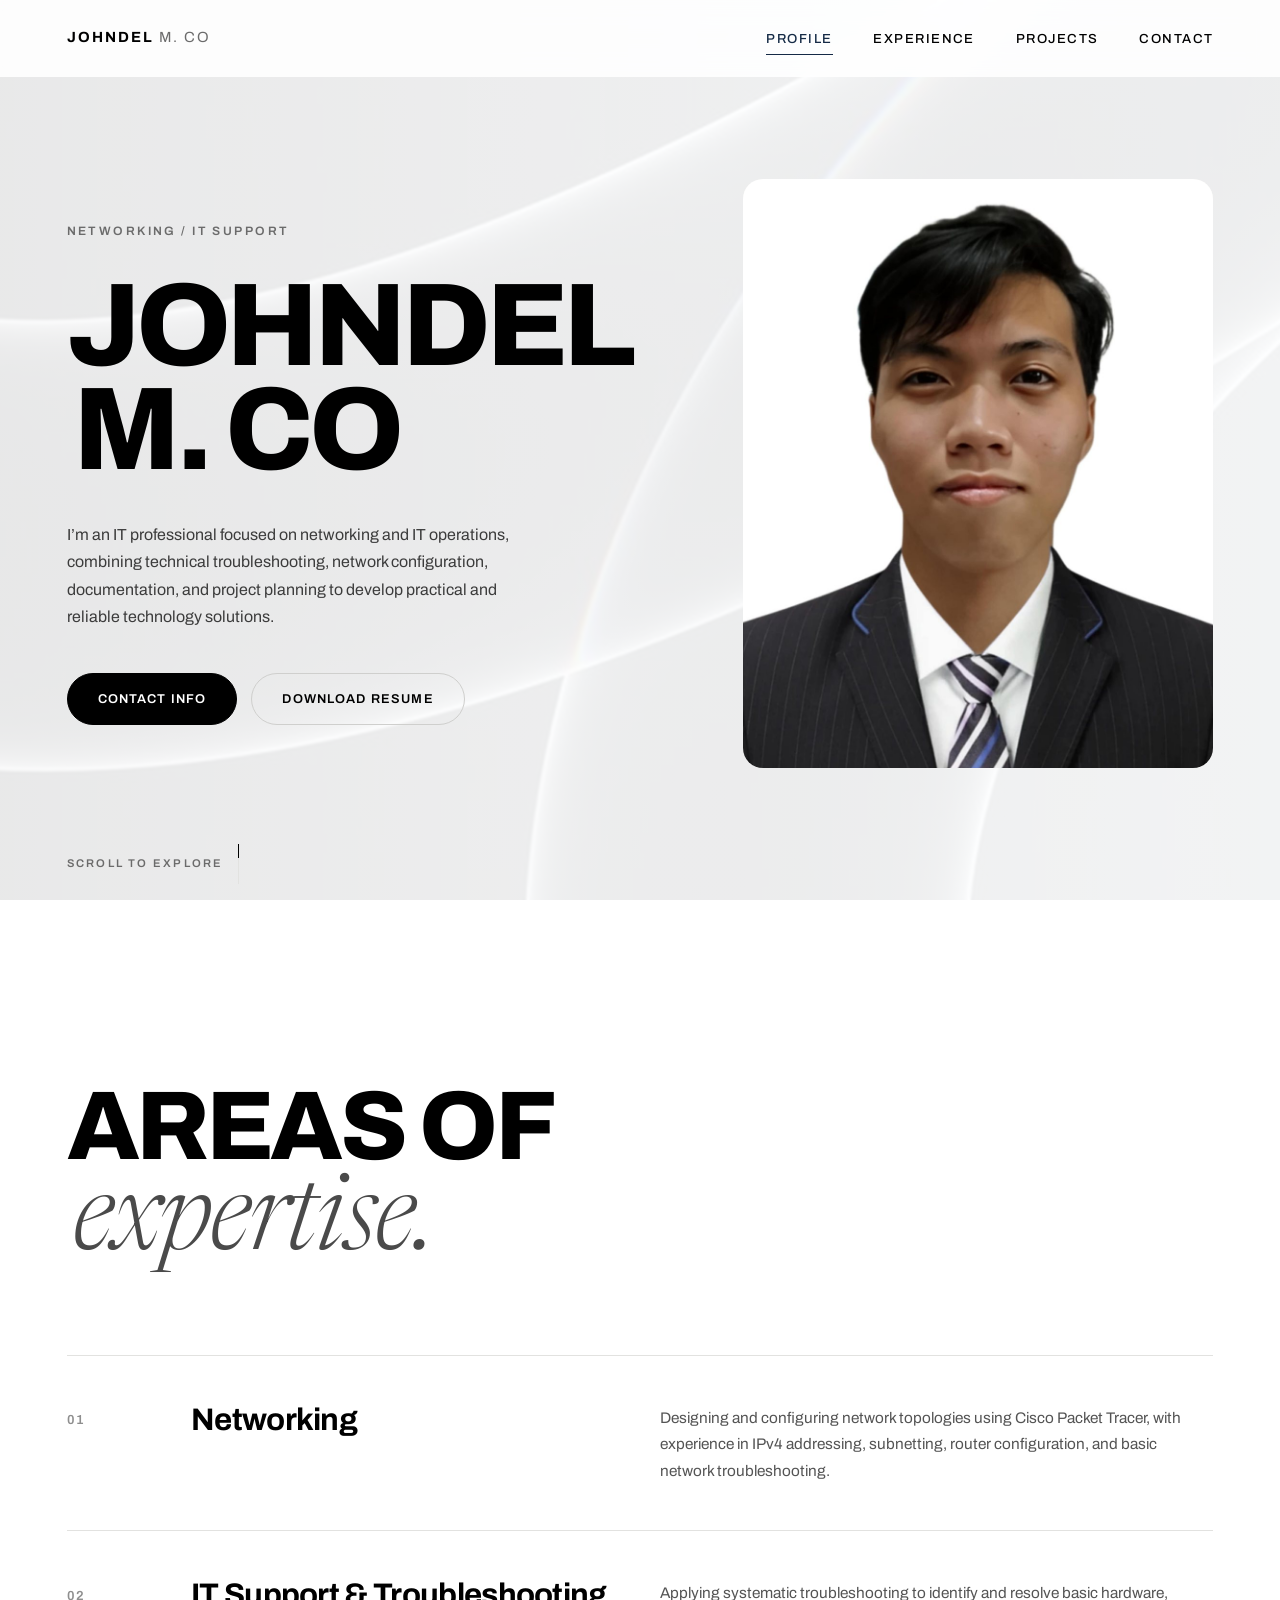
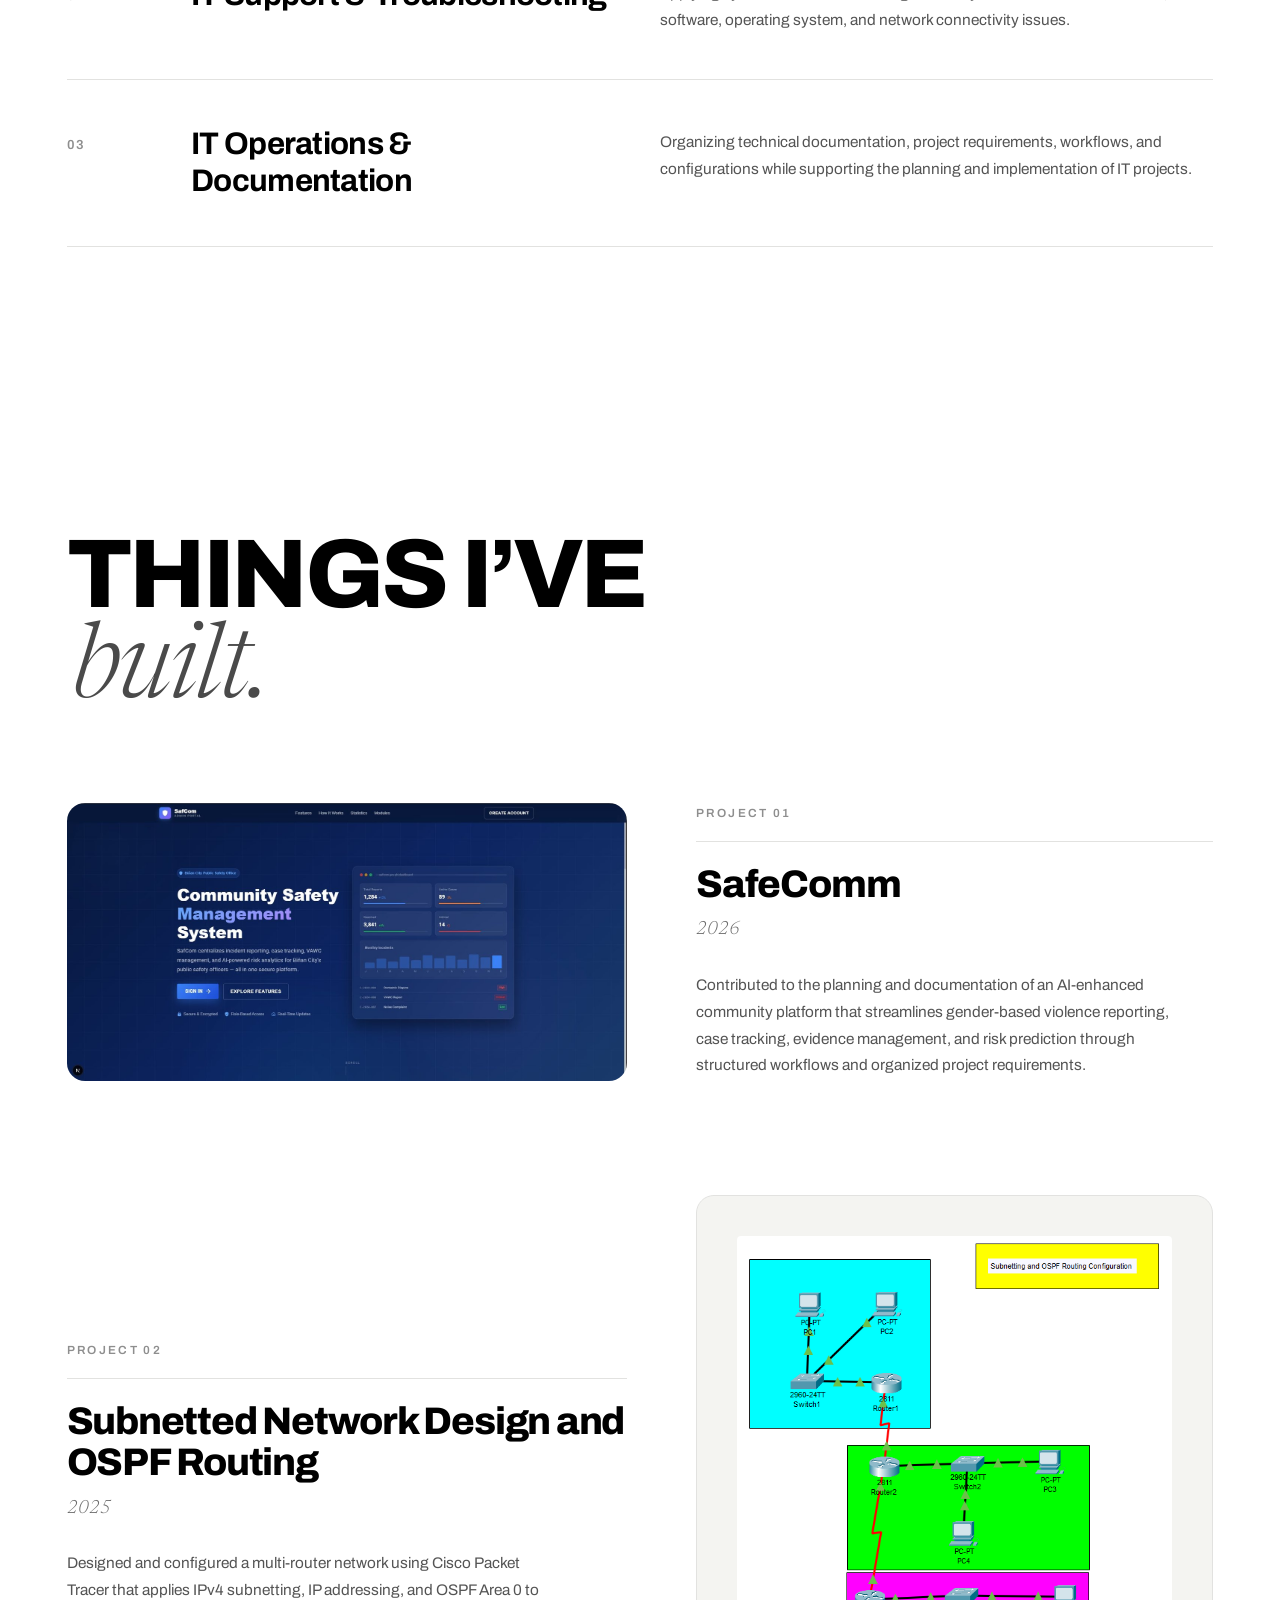
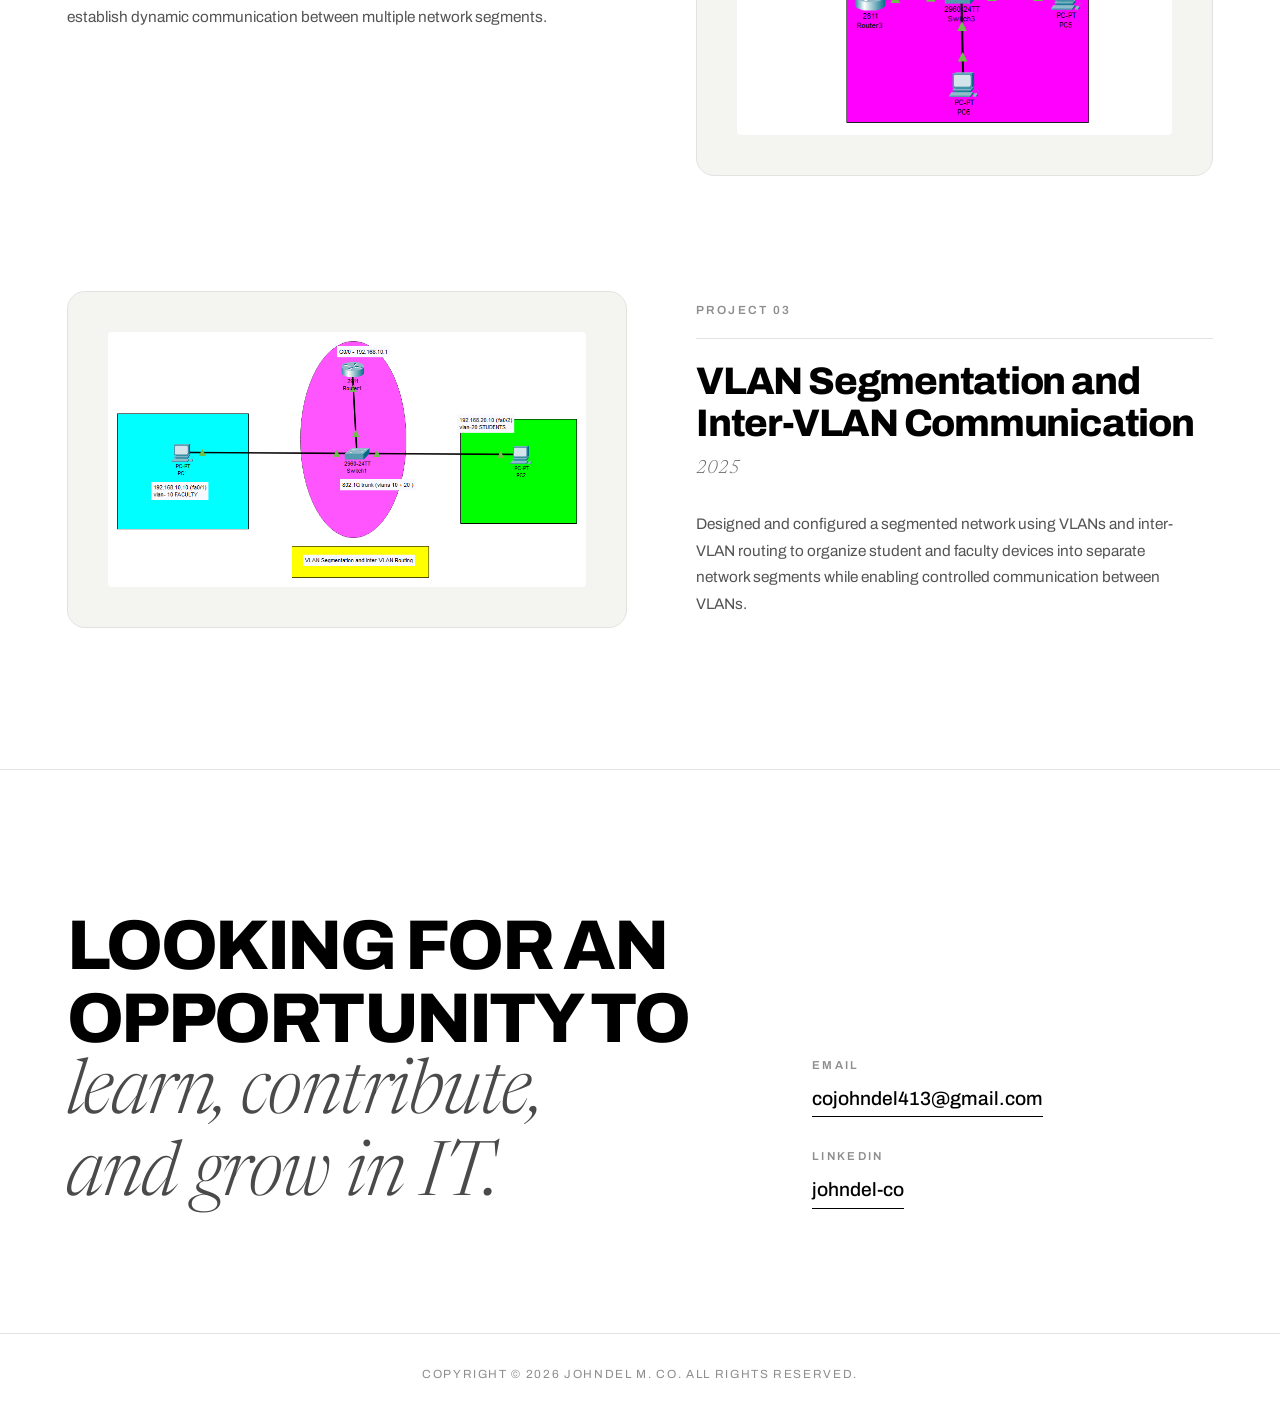
<file: johndel-co-portfolio-site/index.html>
<!DOCTYPE html>
<html lang="en">
<head>
<meta charset="utf-8">
<meta name="viewport" content="width=device-width, initial-scale=1">
<title>Johndel M. Co — Networking / IT Support</title>
<meta name="description" content="Portfolio of Johndel M. Co, an IT professional focused on networking and IT operations: network configuration, troubleshooting, documentation and IT project planning.">
<meta name="theme-color" content="#ffffff">
<link rel="preconnect" href="https://fonts.googleapis.com">
<link rel="preconnect" href="https://fonts.gstatic.com" crossorigin>
<link href="https://fonts.googleapis.com/css2?family=Archivo:wght@400;500;600;700;800&family=Newsreader:ital,opsz,wght@1,6..72,200;1,6..72,300;1,6..72,400&display=swap" rel="stylesheet">
<link rel="stylesheet" href="styles.css">
</head>
<body>

<a class="skip-link" href="#profile">Skip to main content</a>

<header class="site-header" id="siteHeader">
  <div class="shell header-inner">
    <a class="wordmark" href="#profile">Johndel <span>M. Co</span></a>

    <nav class="nav-desktop" aria-label="Primary">
      <ul>
        <li><a href="#profile">Profile</a></li>
        <li><a href="#expertise">Experience</a></li>
        <li><a href="#projects">Projects</a></li>
        <li><a href="#contact">Contact</a></li>
      </ul>
    </nav>

    <button class="menu-toggle" id="menuToggle" aria-expanded="false" aria-controls="mobileMenu">
      <span class="menu-toggle__label">Menu</span>
      <span class="menu-toggle__bars" aria-hidden="true"><i></i><i></i></span>
    </button>
  </div>
</header>

<div class="mobile-menu" id="mobileMenu" hidden>
  <nav aria-label="Mobile">
    <ul>
      <li><a href="#profile"><em>01</em>Profile</a></li>
      <li><a href="#expertise"><em>02</em>Experience</a></li>
      <li><a href="#projects"><em>03</em>Projects</a></li>
      <li><a href="#contact"><em>04</em>Contact</a></li>
    </ul>
  </nav>
  <p class="mobile-menu__foot">Networking / IT Support</p>
</div>

<main>

  <!-- ==================== PROFILE ==================== -->
  <section class="profile" id="profile">
    <div class="shell profile__grid">

      <div class="profile__text">
        <p class="eyebrow reveal">Networking / IT Support</p>

        <h1 class="display reveal" data-delay="1">
          <span>Johndel</span>
          <span>M. Co</span>
        </h1>

        <p class="lede reveal" data-delay="2">
          I’m an IT professional focused on networking and IT operations, combining technical
          troubleshooting, network configuration, documentation, and project planning to develop
          practical and reliable technology solutions.
        </p>

        <div class="actions reveal" data-delay="3">
          <a class="btn btn--solid" href="#contact">Contact Info</a>
          <a class="btn btn--ghost" href="assets/johndel-co-resume.pdf" download>Download Resume</a>
        </div>
      </div>

      <div class="profile__portrait reveal" data-delay="2">
        <figure class="portrait">
          <img src="assets/johndel-co-profile.jpg"
               alt="Portrait of Johndel M. Co in a dark pinstripe suit and tie."
               width="1000" height="1282" fetchpriority="high">
        </figure>
      </div>

    </div>

    <div class="shell">
      <a class="scroll-cue" href="#expertise">
        <span>Scroll to explore</span>
        <span class="scroll-cue__rail" aria-hidden="true"><i></i></span>
      </a>
    </div>
  </section>

  <!-- ==================== EXPERTISE ==================== -->
  <section class="section expertise" id="expertise">
    <div class="shell">
      <h2 class="section-title reveal">
        <span class="section-title__bold">Areas of</span>
        <span class="section-title__soft">expertise.</span>
      </h2>

      <div class="rows">

        <article class="row reveal">
          <p class="row__no">01</p>
          <h3 class="row__title">Networking</h3>
          <p class="row__body">
            Designing and configuring network topologies using Cisco Packet Tracer, with experience in
            IPv4 addressing, subnetting, router configuration, and basic network troubleshooting.
          </p>
        </article>

        <article class="row reveal">
          <p class="row__no">02</p>
          <h3 class="row__title">IT Support &amp; Troubleshooting</h3>
          <p class="row__body">
            Applying systematic troubleshooting to identify and resolve basic hardware, software,
            operating system, and network connectivity issues.
          </p>
        </article>

        <article class="row reveal">
          <p class="row__no">03</p>
          <h3 class="row__title">IT Operations &amp; Documentation</h3>
          <p class="row__body">
            Organizing technical documentation, project requirements, workflows, and configurations
            while supporting the planning and implementation of IT projects.
          </p>
        </article>

      </div>
    </div>
  </section>

  <!-- ==================== PROJECTS ==================== -->
  <section class="section projects" id="projects">
    <div class="shell">
      <h2 class="section-title reveal">
        <span class="section-title__bold">Things I’ve</span>
        <span class="section-title__soft">built.</span>
      </h2>
    </div>

    <div class="shell work">

      <article class="project reveal">
        <a class="shot shot--bleed" href="assets/project-safecomm.jpg" target="_blank" rel="noopener"
           aria-label="Open full-size screenshot of the SafeComm admin portal">
          <img src="assets/project-safecomm.jpg"
               alt="SafeComm admin portal landing page showing a community safety management dashboard with report counts, active cases and monthly incident charts."
               width="1500" height="743" loading="lazy">
        </a>
        <div class="project__meta">
          <p class="project__index">Project 01</p>
          <h3 class="project__name">SafeComm</h3>
          <p class="project__year">2026</p>
          <p class="project__body">
            Contributed to the planning and documentation of an AI-enhanced community platform that
            streamlines gender-based violence reporting, case tracking, evidence management, and risk
            prediction through structured workflows and organized project requirements.
          </p>
        </div>
      </article>

      <article class="project project--flip reveal">
        <a class="shot shot--mat" href="assets/project-ospf-topology.png" target="_blank" rel="noopener"
           aria-label="Open full-size Cisco Packet Tracer diagram of the subnetted OSPF network">
          <img src="assets/project-ospf-topology.png"
               alt="Cisco Packet Tracer topology with three routers, three switches and six PCs grouped into three colour-coded subnets, labelled Subnetting and OSPF Routing Configuration."
               width="640" height="733" loading="lazy">
        </a>
        <div class="project__meta">
          <p class="project__index">Project 02</p>
          <h3 class="project__name">Subnetted Network Design and OSPF Routing</h3>
          <p class="project__year">2025</p>
          <p class="project__body">
            Designed and configured a multi-router network using Cisco Packet Tracer that applies IPv4
            subnetting, IP addressing, and OSPF Area 0 to establish dynamic communication between
            multiple network segments.
          </p>
        </div>
      </article>

      <article class="project reveal">
        <a class="shot shot--mat" href="assets/project-vlan-topology.png" target="_blank" rel="noopener"
           aria-label="Open full-size Cisco Packet Tracer diagram of the VLAN segmentation design">
          <img src="assets/project-vlan-topology.png"
               alt="Cisco Packet Tracer topology showing a router and switch with an 802.1Q trunk carrying VLAN 10 for faculty and VLAN 20 for students on separate subnets."
               width="947" height="504" loading="lazy">
        </a>
        <div class="project__meta">
          <p class="project__index">Project 03</p>
          <h3 class="project__name">VLAN Segmentation and Inter-VLAN Communication</h3>
          <p class="project__year">2025</p>
          <p class="project__body">
            Designed and configured a segmented network using VLANs and inter-VLAN routing to organize
            student and faculty devices into separate network segments while enabling controlled
            communication between VLANs.
          </p>
        </div>
      </article>

    </div>
  </section>

  <!-- ==================== CONTACT ==================== -->
  <section class="section contact" id="contact">
    <div class="shell contact__grid">

      <h2 class="contact__statement reveal">
        <span class="contact__bold">Looking for an</span>
        <span class="contact__bold">opportunity to</span>
        <span class="contact__soft">learn, contribute,</span>
        <span class="contact__soft">and grow in IT.</span>
      </h2>

      <div class="contact__details reveal" data-delay="1">
        <div class="contact__item">
          <p class="contact__label">Email</p>
          <a href="mailto:cojohndel413@gmail.com">cojohndel413@gmail.com</a>
        </div>
        <div class="contact__item">
          <p class="contact__label">LinkedIn</p>
          <a href="https://www.linkedin.com/in/johndel-co-419260437" target="_blank" rel="noopener">johndel-co</a>
        </div>
      </div>

    </div>
  </section>

</main>

<footer class="site-footer">
  <div class="shell site-footer__inner">
    <p>Copyright &copy; 2026 Johndel M. Co. All Rights Reserved.</p>
  </div>
</footer>

<script src="main.js"></script>
</body>
</html>
</file>
<file: johndel-co-portfolio-site/styles.css>
/* ============================================================
   Johndel M. Co — portfolio
   Editorial / minimal. Black type on white, one restrained accent.
   ============================================================ */

:root{
  --paper:        #ffffff;
  --ink:          #000000;
  --ink-body:     #1c1c1c;
  --muted:        #6b6b6b;
  --muted-soft:   #8e8e8e;
  --rule:         #e2e2e0;
  --panel:        #f4f4f1;
  --signal:       #152a46;

  --sans: "Archivo", "Helvetica Neue", Arial, sans-serif;
  --serif: "Newsreader", Georgia, "Times New Roman", serif;

  --shell: 1280px;
  --gutter: clamp(20px, 5.2vw, 76px);

  --ease: cubic-bezier(.22,.61,.36,1);
  --slow: .85s;
}

*,*::before,*::after{ box-sizing:border-box; }

html{
  -webkit-text-size-adjust:100%;
  scroll-behavior:smooth;
  scroll-padding-top:84px;
}

body{
  margin:0;
  background-color:var(--paper);
  background-image:
    linear-gradient(rgba(255,255,255,.9), rgba(255,255,255,.9)),
    url("assets/bg-desk.jpg");
  background-size:cover;
  background-position:top center;
  background-repeat:no-repeat;
  background-attachment:fixed;
  color:var(--ink-body);
  font-family:var(--sans);
  font-size:16px;
  line-height:1.6;
  font-weight:400;
  -webkit-font-smoothing:antialiased;
  text-rendering:optimizeLegibility;
  overflow-x:hidden;
}

body.is-locked{ overflow:hidden; }

img{ display:block; max-width:100%; height:auto; }

h1,h2,h3,p,ul,figure{ margin:0; }
ul{ list-style:none; padding:0; }

a{ color:inherit; }

::selection{ background:var(--signal); color:#fff; }

:focus-visible{
  outline:2px solid var(--signal);
  outline-offset:4px;
  border-radius:2px;
}

.shell{
  width:100%;
  max-width:var(--shell);
  margin-inline:auto;
  padding-inline:var(--gutter);
}

.skip-link{
  position:absolute; left:-9999px; top:0; z-index:200;
  background:var(--ink); color:#fff;
  padding:12px 20px; font-size:.8rem; letter-spacing:.06em; text-decoration:none;
}
.skip-link:focus{ left:12px; top:12px; }

/* ---------------------------------------------------------- header */

.site-header{
  position:sticky; top:0; z-index:100;
  background:rgba(255,255,255,.88);
  backdrop-filter:saturate(180%) blur(14px);
  -webkit-backdrop-filter:saturate(180%) blur(14px);
  border-bottom:1px solid transparent;
  transition:border-color .4s var(--ease), background .4s var(--ease);
}
.site-header.is-stuck{ border-bottom-color:var(--rule); }

.header-inner{
  display:flex; align-items:center; justify-content:space-between;
  gap:24px;
  min-height:76px;
}

.wordmark{
  font-size:.92rem;
  font-weight:700;
  letter-spacing:.14em;
  text-transform:uppercase;
  text-decoration:none;
  color:var(--ink);
  white-space:nowrap;
}
.wordmark span{ font-weight:400; color:var(--muted); }

.nav-desktop ul{
  display:flex;
  gap:clamp(22px, 3.2vw, 48px);
}
.nav-desktop a{
  position:relative;
  display:inline-block;
  font-size:.82rem;
  font-weight:500;
  letter-spacing:.11em;
  text-transform:uppercase;
  text-decoration:none;
  color:var(--ink);
  padding-block:6px;
}
.nav-desktop a::after{
  content:"";
  position:absolute; left:0; right:0; bottom:0;
  height:1px; background:var(--ink);
  transform:scaleX(0); transform-origin:left;
  transition:transform .45s var(--ease);
}
.nav-desktop a:hover::after,
.nav-desktop a.is-active::after{ transform:scaleX(1); }
.nav-desktop a.is-active{ color:var(--signal); }
.nav-desktop a.is-active::after{ background:var(--signal); }

/* hamburger */
.menu-toggle{
  display:none;
  align-items:center; gap:10px;
  background:none; border:0; padding:8px 0; margin:0;
  font-family:inherit; cursor:pointer; color:var(--ink);
}
.menu-toggle__label{
  font-size:.74rem; font-weight:600; letter-spacing:.14em; text-transform:uppercase;
}
.menu-toggle__bars{ display:block; width:22px; }
.menu-toggle__bars i{
  display:block; height:1.5px; background:var(--ink); border-radius:2px;
  transition:transform .4s var(--ease), opacity .3s var(--ease);
}
.menu-toggle__bars i+i{ margin-top:5px; }
.menu-toggle[aria-expanded="true"] .menu-toggle__bars i:first-child{ transform:translateY(3.2px) rotate(45deg); }
.menu-toggle[aria-expanded="true"] .menu-toggle__bars i:last-child{ transform:translateY(-3.3px) rotate(-45deg); }

/* ---------------------------------------------------------- mobile menu */

.mobile-menu{
  position:fixed; inset:76px 0 0; z-index:95;
  background:var(--paper);
  padding:clamp(28px,7vw,48px) var(--gutter);
  display:flex; flex-direction:column; justify-content:space-between;
  opacity:0; transform:translateY(-10px);
  transition:opacity .4s var(--ease), transform .45s var(--ease);
}
.mobile-menu[hidden]{ display:none; }
.mobile-menu.is-open{ opacity:1; transform:none; }

.mobile-menu ul{ display:flex; flex-direction:column; gap:4px; }
.mobile-menu a{
  display:flex; align-items:baseline; gap:18px;
  padding:18px 0;
  border-bottom:1px solid var(--rule);
  text-decoration:none; color:var(--ink);
  font-size:clamp(1.65rem, 8vw, 2.3rem);
  font-weight:700; letter-spacing:-.02em; line-height:1.1;
}
.mobile-menu a em{
  font-family:var(--sans); font-style:normal;
  font-size:.7rem; font-weight:500; letter-spacing:.14em;
  color:var(--muted-soft);
}
.mobile-menu__foot{
  font-size:.74rem; letter-spacing:.16em; text-transform:uppercase; color:var(--muted-soft);
  padding-top:28px;
}

/* ---------------------------------------------------------- profile / hero */

.profile{
  padding-top:clamp(48px, 8vw, 104px);
  padding-bottom:clamp(30px, 5vw, 56px);
}

.profile__grid{
  display:grid;
  grid-template-columns:1.12fr .88fr;
  gap:clamp(36px, 6vw, 88px);
  align-items:center;
}

.eyebrow{
  font-size:.76rem;
  font-weight:600;
  letter-spacing:.2em;
  text-transform:uppercase;
  color:var(--muted);
  margin-bottom:clamp(20px,3vw,34px);
}

.display{
  font-family:var(--sans);
  font-weight:800;
  font-size:clamp(3.1rem, 9.2vw, 7.4rem);
  line-height:.88;
  letter-spacing:-.042em;
  color:var(--ink);
  text-transform:uppercase;
}
.display span{ display:block; }
.display span:last-child{ padding-left:.055em; }

.lede{
  margin-top:clamp(24px,3.4vw,38px);
  max-width:50ch;
  font-size:clamp(1rem, 1.18vw, 1.09rem);
  line-height:1.72;
  color:#3c3c3c;
}

.actions{
  display:flex; flex-wrap:wrap; gap:14px;
  margin-top:clamp(28px,3.6vw,42px);
}

.btn{
  display:inline-flex; align-items:center; justify-content:center;
  padding:15px 30px;
  border-radius:999px;
  font-size:.8rem; font-weight:600; letter-spacing:.09em; text-transform:uppercase;
  text-decoration:none;
  transition:background .4s var(--ease), color .4s var(--ease),
             border-color .4s var(--ease), transform .4s var(--ease);
}
.btn--solid{ background:var(--ink); color:#fff; border:1px solid var(--ink); }
.btn--solid:hover{ background:var(--signal); border-color:var(--signal); transform:translateY(-2px); }
.btn--ghost{ background:transparent; color:var(--ink); border:1px solid #cfcfcd; }
.btn--ghost:hover{ border-color:var(--ink); background:var(--panel); transform:translateY(-2px); }

.actions__note{
  margin-top:14px;
  font-size:.82rem;
  line-height:1.55;
  color:var(--muted);
  max-width:44ch;
}

.portrait{
  position:relative;
  overflow:hidden;
  border-radius:20px;
  background:var(--panel);
  aspect-ratio:4/5;
}
.portrait img{
  width:100%; height:100%;
  object-fit:cover; object-position:50% 18%;
  transform:scale(1.02);
  transition:transform 1.1s var(--ease);
}
.portrait:hover img{ transform:scale(1.045); }

/* scroll cue */
.scroll-cue{
  display:inline-flex; align-items:center; gap:14px;
  margin-top:clamp(40px,6vw,76px);
  text-decoration:none;
  font-size:.7rem; font-weight:600; letter-spacing:.2em; text-transform:uppercase;
  color:var(--muted);
  transition:color .4s var(--ease);
}
.scroll-cue:hover{ color:var(--ink); }
.scroll-cue__rail{
  position:relative; display:block;
  width:1px; height:40px; background:var(--rule); overflow:hidden;
}
.scroll-cue__rail i{
  position:absolute; left:0; top:0;
  width:1px; height:14px; background:var(--ink);
  animation:railDrop 2.4s var(--ease) infinite;
}
@keyframes railDrop{
  0%{ transform:translateY(-16px); opacity:0; }
  25%{ opacity:1; }
  75%{ opacity:1; }
  100%{ transform:translateY(40px); opacity:0; }
}

/* ---------------------------------------------------------- sections */

.section{ padding-block:clamp(72px, 11vw, 160px); }

.section-title{
  font-size:clamp(2.6rem, 8vw, 6.1rem);
  line-height:.94;
  letter-spacing:-.035em;
  margin-bottom:clamp(44px, 6vw, 82px);
}
.section-title span{ display:block; }
.section-title__bold{
  font-family:var(--sans); font-weight:800; text-transform:uppercase; color:var(--ink);
}
.section-title__soft{
  font-family:var(--serif); font-style:italic; font-weight:300;
  color:#4a4a4a;
  letter-spacing:-.018em;
  padding-left:.06em;
  font-size:1.06em;
  line-height:1.02;
}

/* ---------------------------------------------------------- expertise rows */

.rows{ border-top:1px solid var(--rule); }

.row{
  display:grid;
  grid-template-columns:86px minmax(0,1.05fr) minmax(0,1.35fr);
  gap:clamp(18px,3vw,48px);
  align-items:start;
  padding-block:clamp(30px, 3.6vw, 48px);
  border-bottom:1px solid var(--rule);
  transition:background .5s var(--ease);
}
.row:hover{ background:#fafaf8; }

.row__no{
  font-size:.82rem; font-weight:600; letter-spacing:.14em;
  color:var(--muted-soft);
  padding-top:.55em;
  transition:color .4s var(--ease);
}
.row:hover .row__no{ color:var(--signal); }

.row__title{
  font-size:clamp(1.35rem, 2.5vw, 1.95rem);
  font-weight:700;
  letter-spacing:-.022em;
  line-height:1.18;
  color:var(--ink);
}

.row__body{
  font-size:clamp(.96rem, 1.1vw, 1.03rem);
  line-height:1.72;
  color:#545454;
  max-width:62ch;
  padding-top:.2em;
}

/* ---------------------------------------------------------- projects */

.work{
  display:flex; flex-direction:column;
  gap:clamp(64px, 9vw, 130px);
}

.project{
  display:grid;
  grid-template-columns:1.04fr .96fr;
  gap:clamp(32px, 5.4vw, 80px);
  align-items:center;
}
.project--flip .shot{ order:2; }

.shot{
  display:block;
  overflow:hidden;
  border-radius:18px;
  background:var(--panel);
  text-decoration:none;
  transition:transform .7s var(--ease), box-shadow .7s var(--ease);
  will-change:transform;
}
.shot img{
  width:100%;
  transition:transform .9s var(--ease);
}
.shot--mat{
  padding:clamp(18px, 3.2vw, 40px);
  border:1px solid var(--rule);
}
.shot--mat img{ border-radius:4px; }

@media (hover:hover) and (min-width:861px){
  .shot:hover{ transform:translateY(-6px); box-shadow:0 18px 48px rgba(0,0,0,.09); }
  .shot--bleed:hover img{ transform:scale(1.025); }
}

.project__index{
  font-size:.74rem; font-weight:600; letter-spacing:.2em; text-transform:uppercase;
  color:var(--muted-soft);
  padding-bottom:18px;
  margin-bottom:22px;
  border-bottom:1px solid var(--rule);
}

.project__name{
  font-size:clamp(1.55rem, 3vw, 2.5rem);
  font-weight:800;
  line-height:1.08;
  letter-spacing:-.032em;
  color:var(--ink);
}

.project__year{
  font-family:var(--serif); font-style:italic; font-weight:300;
  font-size:1.2rem;
  color:var(--muted);
  margin-top:10px;
}

.project__body{
  margin-top:clamp(18px,2.2vw,26px);
  font-size:clamp(.96rem, 1.1vw, 1.03rem);
  line-height:1.74;
  color:#545454;
  max-width:54ch;
}

/* ---------------------------------------------------------- contact */

.contact{
  border-top:1px solid var(--rule);
  padding-bottom:clamp(64px, 9vw, 120px);
}

.contact__grid{
  display:grid;
  grid-template-columns:1.25fr .75fr;
  gap:clamp(40px, 6vw, 84px);
  align-items:end;
}

.contact__statement{
  font-size:clamp(2.1rem, 5.6vw, 4.4rem);
  line-height:1.03;
  letter-spacing:-.035em;
}
.contact__statement span{ display:block; }
.contact__bold{
  font-family:var(--sans); font-weight:800; text-transform:uppercase; color:var(--ink);
}
.contact__soft{
  font-family:var(--serif); font-style:italic; font-weight:300;
  color:#4a4a4a; font-size:1.07em; line-height:1.08; letter-spacing:-.02em;
}

.contact__details{
  display:flex; flex-direction:column; gap:30px;
  padding-bottom:.6em;
}
.contact__label{
  font-size:.72rem; font-weight:600; letter-spacing:.2em; text-transform:uppercase;
  color:var(--muted-soft);
  margin-bottom:9px;
}
.contact__item a{
  position:relative;
  display:inline-block;
  font-size:clamp(1.02rem, 1.5vw, 1.2rem);
  font-weight:500;
  color:var(--ink);
  text-decoration:none;
  word-break:break-word;
  padding-bottom:3px;
}
.contact__item a::after{
  content:"";
  position:absolute; left:0; bottom:0; width:100%; height:1px;
  background:currentColor;
  transform:scaleX(1); transform-origin:right;
  transition:transform .45s var(--ease), background .4s var(--ease);
}
.contact__item a:hover{ color:var(--signal); }
.contact__item a:hover::after{ transform:scaleX(0); }

/* ---------------------------------------------------------- footer */

.site-footer{
  border-top:1px solid var(--rule);
  padding-block:30px;
}
.site-footer__inner{
  display:flex; justify-content:center; text-align:center;
  font-size:.74rem; letter-spacing:.14em; text-transform:uppercase; color:var(--muted-soft);
  line-height:1.7;
}

/* ---------------------------------------------------------- reveal */

.reveal{
  opacity:0;
  transform:translateY(22px);
  transition:opacity var(--slow) var(--ease), transform var(--slow) var(--ease);
}
.reveal.is-in{ opacity:1; transform:none; }
.reveal[data-delay="1"]{ transition-delay:.09s; }
.reveal[data-delay="2"]{ transition-delay:.18s; }
.reveal[data-delay="3"]{ transition-delay:.27s; }

/* ============================================================ responsive */

@media (max-width:1024px){
  .profile__grid{ gap:clamp(30px,4.5vw,54px); }
  .row{ grid-template-columns:62px minmax(0,1fr) minmax(0,1.2fr); }
}

@media (max-width:860px){
  body{ background-attachment:scroll; }

  html{ scroll-padding-top:72px; }
  .header-inner{ min-height:68px; }
  .mobile-menu{ inset:68px 0 0; }

  .nav-desktop{ display:none; }
  .menu-toggle{ display:inline-flex; }

  /* hero stacks: label, name, text, buttons, portrait */
  .profile{ padding-top:clamp(34px,7vw,56px); }
  .profile__grid{ grid-template-columns:1fr; gap:38px; }
  .profile__portrait{ order:2; }
  .portrait{
    aspect-ratio:4/5;
    max-width:420px;
  }
  .portrait img{ object-position:50% 20%; }

  .display{ font-size:clamp(3rem, 13.2vw, 5rem); }
  .lede{ max-width:60ch; }
  .actions{ gap:12px; }
  .btn{ flex:1 1 auto; min-width:0; padding:15px 22px; }

  .scroll-cue{ margin-top:30px; }

  /* expertise stacks */
  .row{
    grid-template-columns:1fr;
    gap:12px;
    padding-block:30px;
  }
  .row__no{ padding-top:0; }
  .row__body{ max-width:none; }
  .row:hover{ background:transparent; }

  /* projects stack, image always first */
  .project{ grid-template-columns:1fr; gap:26px; }
  .project--flip .shot{ order:0; }
  .project__body{ max-width:none; }

  /* contact stacks */
  .contact__grid{ grid-template-columns:1fr; align-items:start; gap:44px; }
  .contact__details{ padding-bottom:0; }
}

@media (max-width:520px){
  :root{ --gutter:22px; }
  .display{ font-size:clamp(2.6rem, 15vw, 3.8rem); letter-spacing:-.035em; }
  .section-title{ font-size:clamp(2.2rem, 12.5vw, 3.2rem); }
  .contact__statement{ font-size:clamp(1.85rem, 9.6vw, 2.7rem); }
  .actions{ flex-direction:column; align-items:stretch; }
  .btn{ width:100%; }
  .portrait{ max-width:100%; }
  .shot{ border-radius:14px; }
  .shot--mat{ padding:14px; }
}

@media (max-width:360px){
  :root{ --gutter:18px; }
  .wordmark{ font-size:.82rem; letter-spacing:.1em; }
  .mobile-menu a{ font-size:1.5rem; gap:12px; }
}

/* ============================================================ motion prefs */

@media (prefers-reduced-motion:reduce){
  html{ scroll-behavior:auto; }
  *,*::before,*::after{
    animation-duration:.001ms !important;
    animation-iteration-count:1 !important;
    transition-duration:.001ms !important;
    scroll-behavior:auto !important;
  }
  .reveal{ opacity:1; transform:none; }
  .scroll-cue__rail i{ animation:none; top:12px; opacity:1; }
  .portrait img{ transform:none; }
}
</file>
